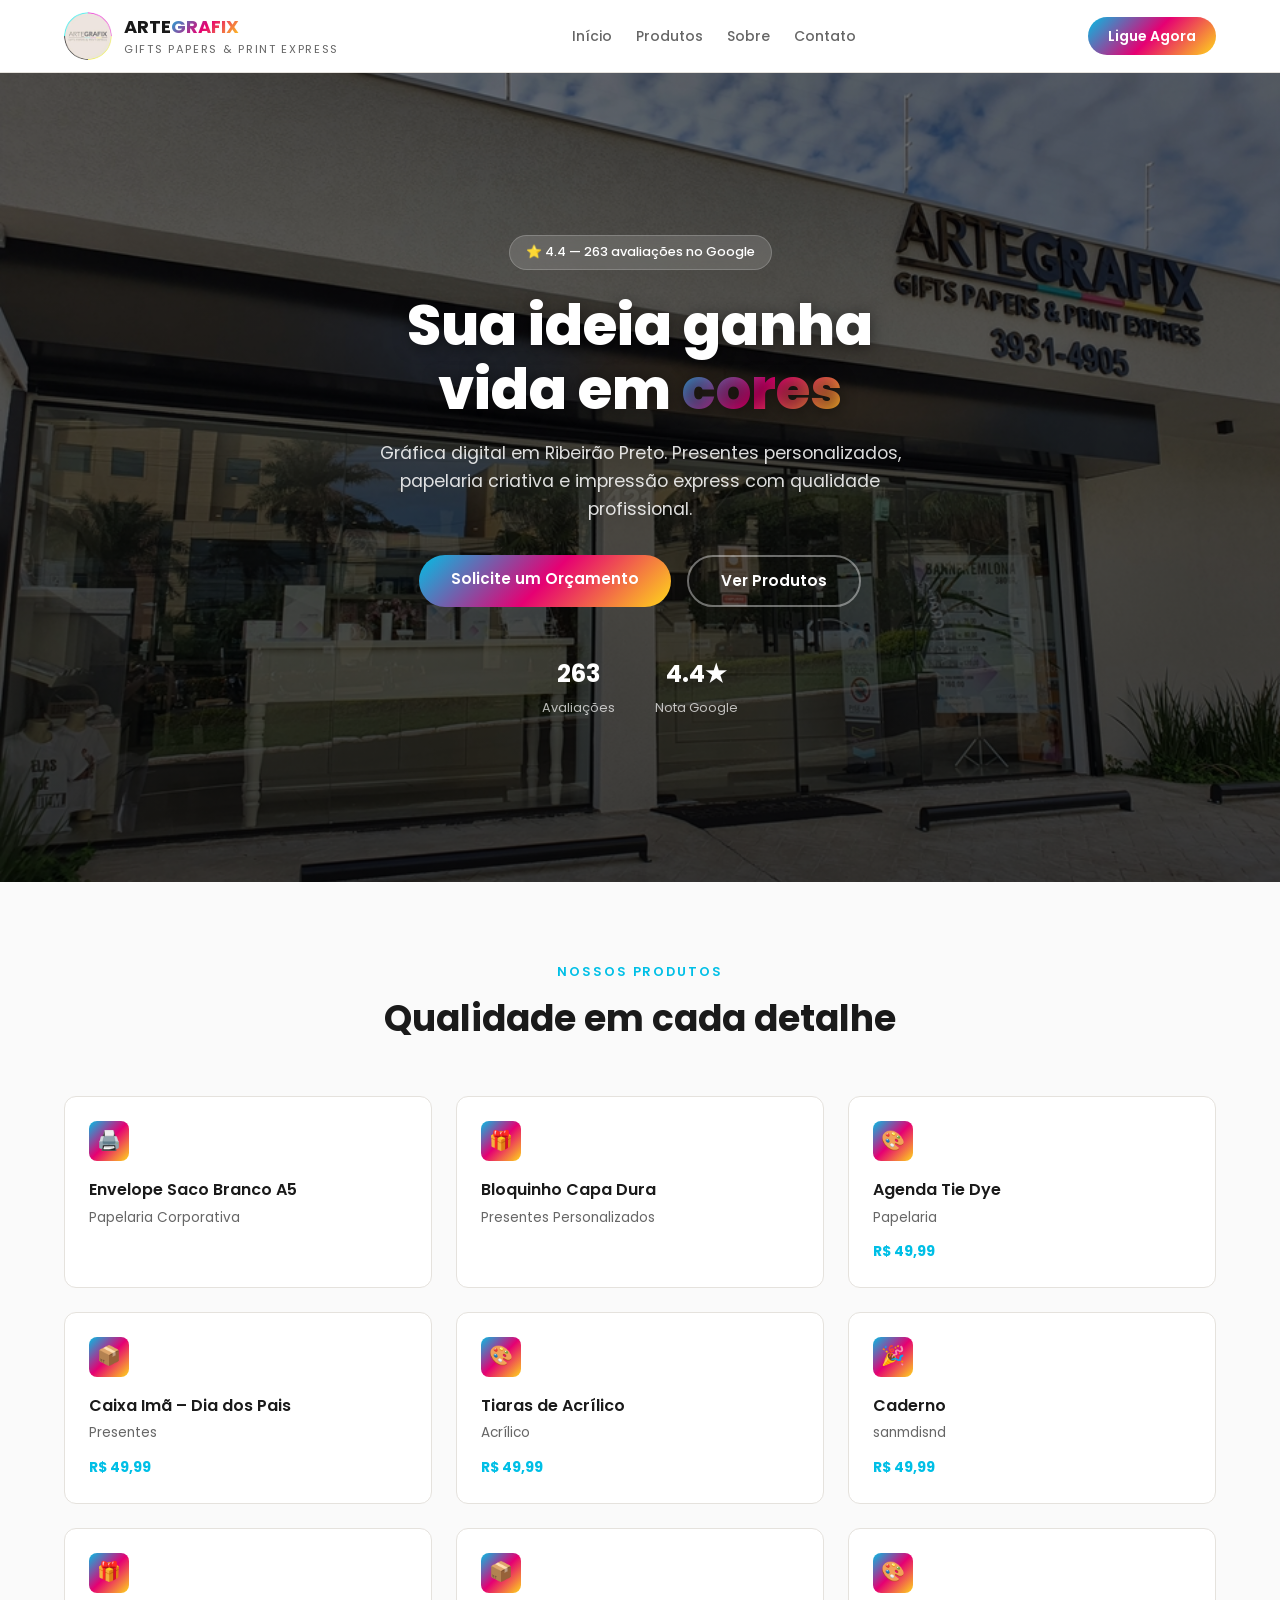
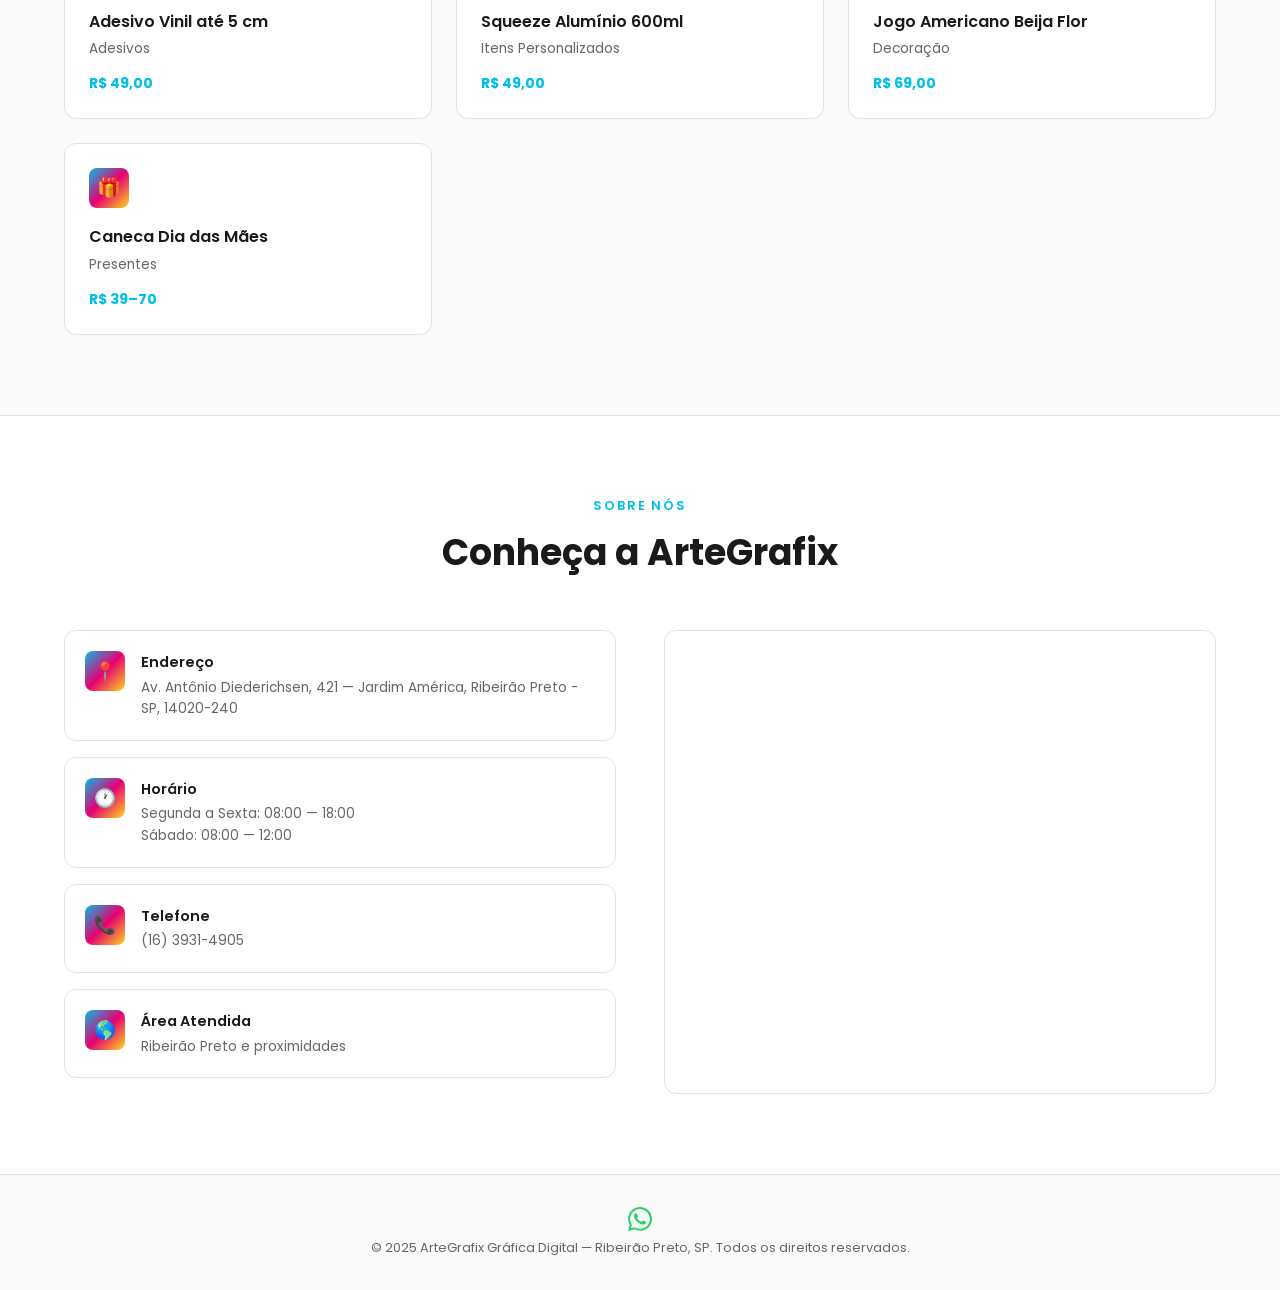
<file: Centris/webportfolio/projects/printershop/pages/index.html>
<!DOCTYPE html>
<html lang="pt-BR">
<head>
  <meta charset="UTF-8">
  <meta name="viewport" content="width=device-width, initial-scale=1.0">
  <title>ArteGrafix - Gráfica Digital | Ribeirão Preto</title>
  <meta name="description" content="ArteGrafix Gráfica Digital em Ribeirão Preto. Presentes personalizados, papelaria, adesivos, impressão express e muito mais.">
  <link href="https://fonts.googleapis.com/css2?family=Poppins:wght@300;400;500;600;700;800&display=swap" rel="stylesheet">
  <link rel="stylesheet" href="../css/style.css">
</head>
<body>

  <!-- Header -->
  <header class="header">
    <div class="container">
      <div class="header-brand">
        <img src="../assets/logo.jpg" alt="ArteGrafix Logo" class="header-logo">
        <div>
          <div class="header-name">ARTE<span>GRAFIX</span></div>
          <div class="header-sub">GIFTS PAPERS & PRINT EXPRESS</div>
        </div>
      </div>
      <nav class="header-nav">
        <a href="#inicio">Início</a>
        <a href="#produtos">Produtos</a>
        <a href="#sobre">Sobre</a>
        <a href="#contato">Contato</a>
      </nav>
      <a href="tel:1639314905" class="header-cta">Ligue Agora</a>
    </div>
  </header>

  <!-- Hero -->
  <section class="hero" id="inicio">
    <div class="hero-content fade-up">
      <div class="hero-badge">⭐ 4.4 — 263 avaliações no Google</div>
      <h2>Sua ideia ganha<br>vida em <em>cores</em></h2>
      <p>Gráfica digital em Ribeirão Preto. Presentes personalizados, papelaria criativa e impressão express com qualidade profissional.</p>
      <div class="hero-buttons">
        <a href="https://wa.me/551639314905" class="btn-primary">Solicite um Orçamento</a>
        <a href="#produtos" class="btn-outline">Ver Produtos</a>
      </div>
      <div class="hero-stats">
        <div class="hero-stat"><strong>263</strong><small>Avaliações</small></div>
        <div class="hero-stat"><strong>4.4★</strong><small>Nota Google</small></div>
      </div>
    </div>
  </section>

  <!-- Products -->
  <section class="products" id="produtos">
    <div class="container">
      <div class="section-label">Nossos Produtos</div>
      <h3 class="section-title">Qualidade em cada detalhe</h3>
      <div class="product-grid" id="product-grid"></div>
    </div>
  </section>

  <!-- About -->
  <section class="about" id="sobre">
    <div class="container">
      <div class="section-label">Sobre Nós</div>
      <h3 class="section-title">Conheça a ArteGrafix</h3>
      <div class="about-grid">
        <div id="contato">
          <div class="info-card fade-up">
            <div class="info-icon">📍</div>
            <div><h4>Endereço</h4><p>Av. Antônio Diederichsen, 421 — Jardim América, Ribeirão Preto - SP, 14020-240</p></div>
          </div>
          <div class="info-card fade-up">
            <div class="info-icon">🕐</div>
            <div><h4>Horário</h4><p>Segunda a Sexta: 08:00 — 18:00<br>Sábado: 08:00 — 12:00</p></div>
          </div>
          <div class="info-card fade-up">
            <div class="info-icon">📞</div>
            <div><h4>Telefone</h4><p><a href="tel:1639314905">(16) 3931-4905</a></p></div>
          </div>
          <div class="info-card fade-up">
            <div class="info-icon">🌎</div>
            <div><h4>Área Atendida</h4><p>Ribeirão Preto e proximidades</p></div>
          </div>
        </div>
        <div class="map-wrapper fade-up">
          <iframe src="https://www.google.com/maps/embed?pb=!1m18!1m12!1m3!1d3720.!2d-47.8088!3d-21.1767!2m3!1f0!2f0!3f0!3m2!1i1024!2i768!4f13.1!3m3!1m2!1s0x0%3A0x0!2zMjHCsDEwJzM2LjEiUyA0N8KwNDgnMzEuNyJX!5e0!3m2!1spt-BR!2sbr!4v1" allowfullscreen loading="lazy"></iframe>
        </div>
      </div>
    </div>
  </section>

  <!-- Footer -->
  <footer class="footer">
    <a href="https://wa.me/5511999999999" target="_blank" rel="noopener noreferrer" aria-label="WhatsApp">
      <svg xmlns="http://www.w3.org/2000/svg" width="24" height="24" fill="#25D366" viewBox="0 0 16 16">
        <path d="M13.601 2.326A7.85 7.85 0 0 0 7.994 0C3.627 0 .068 3.558.064 7.926c0 1.399.366 2.76 1.057 3.965L0 16l4.204-1.102a7.9 7.9 0 0 0 3.79.965h.004c4.368 0 7.926-3.558 7.93-7.93A7.9 7.9 0 0 0 13.6 2.326zM7.994 14.521a6.6 6.6 0 0 1-3.356-.92l-.24-.144-2.494.654.666-2.433-.156-.251a6.56 6.56 0 0 1-1.007-3.505c0-3.626 2.957-6.584 6.591-6.584a6.56 6.56 0 0 1 4.66 1.931 6.56 6.56 0 0 1 1.928 4.66c-.004 3.639-2.961 6.592-6.592 6.592m3.615-4.934c-.197-.099-1.17-.578-1.353-.646-.182-.065-.315-.099-.445.099-.133.197-.513.646-.627.775-.114.133-.232.148-.43.05-.197-.1-.836-.308-1.592-.985-.59-.525-.985-1.175-1.103-1.372-.114-.198-.011-.304.088-.403.087-.088.197-.232.296-.346.1-.114.133-.198.198-.33.065-.134.034-.248-.015-.347-.05-.099-.445-1.076-.612-1.47-.16-.389-.323-.335-.445-.34-.114-.007-.247-.007-.38-.007a.73.73 0 0 0-.529.247c-.182.198-.691.677-.691 1.654s.71 1.916.81 2.049c.098.133 1.394 2.132 3.383 2.992.47.205.84.326 1.129.418.475.152.904.129 1.246.08.38-.058 1.171-.48 1.338-.943.164-.464.164-.86.114-.943-.049-.084-.182-.133-.38-.232"/>
      </svg>
    </a>
    <p> &copy; 2025 ArteGrafix Gráfica Digital — Ribeirão Preto, SP. Todos os direitos reservados.
  </footer>

  <script src="../js/main.js"></script>
</body>
</html>
</file>
<file: Centris/webportfolio/projects/printershop/css/style.css>
*, *::before, *::after { margin: 0; padding: 0; box-sizing: border-box; }

:root {
  --bg: #fafafa;
  --fg: #1a1a1a;
  --card: #ffffff;
  --muted: #666;
  --border: #e5e2dd;
  --cyan: hsl(190, 100%, 45%);
  --magenta: hsl(330, 100%, 45%);
  --yellow: hsl(50, 100%, 55%);
  --gradient: linear-gradient(135deg, var(--cyan), var(--magenta), var(--yellow));
  --shadow-card: 0 8px 32px -8px rgba(0,0,0,0.1);
  --radius: 0.75rem;
}

body {
  font-family: 'Poppins', sans-serif;
  background: var(--bg);
  color: var(--fg);
  line-height: 1.6;
}

a { text-decoration: none; color: inherit; }
img { max-width: 100%; display: block; }

.container { max-width: 1200px; margin: 0 auto; padding: 0 1.5rem; }

/* ── Header ── */
.header {
  position: fixed; top: 0; left: 0; right: 0; z-index: 100;
  background: rgba(255,255,255,0.92);
  backdrop-filter: blur(12px);
  border-bottom: 1px solid var(--border);
}
.header .container {
  display: flex; align-items: center; justify-content: space-between;
  padding-top: 0.75rem; padding-bottom: 0.75rem;
}
.header-brand { display: flex; align-items: center; gap: 0.75rem; }
.header-logo { width: 48px; height: 48px; border-radius: 50%; object-fit: cover; }
.header-name { font-size: 1.125rem; font-weight: 700; }
.header-name span { background: var(--gradient); -webkit-background-clip: text; -webkit-text-fill-color: transparent; background-clip: text; }
.header-sub { font-size: 0.7rem; color: var(--muted); letter-spacing: 0.15em; }
.header-nav { display: flex; gap: 1.5rem; font-size: 0.875rem; font-weight: 500; color: var(--muted); }
.header-nav a:hover { color: var(--fg); }
.header-cta {
  background: var(--gradient); color: #fff;
  padding: 0.5rem 1.25rem; border-radius: 999px;
  font-size: 0.875rem; font-weight: 600;
  transition: opacity 0.2s;
}
.header-cta:hover { opacity: 0.9; }

/* ── Hero ── */
.hero {
  position: relative; min-height: 90vh;
  display: flex; align-items: center; justify-content: center;
  background: url('../assets/store.jpg') center/cover no-repeat;
  margin-top: 72px;
}
.hero::before {
  content: ''; position: absolute; inset: 0;
  background: linear-gradient(to bottom, rgba(0,0,0,0.55), rgba(0,0,0,0.7));
}
.hero-content { position: relative; text-align: center; color: #fff; padding: 2rem; }
.hero-badge {
  display: inline-block; background: rgba(255,255,255,0.15);
  backdrop-filter: blur(8px); border: 1px solid rgba(255,255,255,0.2);
  padding: 0.4rem 1rem; border-radius: 999px;
  font-size: 0.8rem; font-weight: 500; margin-bottom: 1.5rem;
}
.hero h2 {
  font-size: clamp(2rem, 5vw, 3.5rem); font-weight: 800;
  line-height: 1.15; margin-bottom: 1rem;
  text-shadow: 0 2px 16px rgba(0,0,0,0.5);
}
.hero h2 em {
  font-style: normal;
  background: var(--gradient); -webkit-background-clip: text;
  -webkit-text-fill-color: transparent; background-clip: text;
}
.hero p { font-size: 1.1rem; opacity: 0.85; max-width: 540px; margin: 0 auto 2rem; }
.hero-buttons { display: flex; gap: 1rem; justify-content: center; flex-wrap: wrap; }
.btn-primary {
  background: var(--gradient); color: #fff;
  padding: 0.75rem 2rem; border-radius: 999px;
  font-weight: 600; font-size: 0.95rem; border: none; cursor: pointer;
  transition: opacity 0.2s;
}
.btn-primary:hover { opacity: 0.9; }
.btn-outline {
  background: transparent; color: #fff;
  border: 2px solid rgba(255,255,255,0.4);
  padding: 0.75rem 2rem; border-radius: 999px;
  font-weight: 600; font-size: 0.95rem; cursor: pointer;
  transition: background 0.2s;
}
.btn-outline:hover { background: rgba(255,255,255,0.1); }
.hero-stats {
  display: flex; gap: 2.5rem; justify-content: center; margin-top: 3rem;
  flex-wrap: wrap;
}
.hero-stat { text-align: center; }
.hero-stat strong { display: block; font-size: 1.5rem; font-weight: 700; }
.hero-stat small { font-size: 0.8rem; opacity: 0.7; }

/* ── Products ── */
.products { padding: 5rem 0; }
.section-label {
  text-align: center; font-size: 0.8rem; font-weight: 600;
  letter-spacing: 0.15em; text-transform: uppercase; color: var(--cyan);
}
.section-title {
  text-align: center; font-size: clamp(1.5rem, 3vw, 2.25rem);
  font-weight: 700; margin: 0.5rem 0 3rem;
}
.product-grid {
  display: grid;
  grid-template-columns: repeat(auto-fill, minmax(300px, 1fr));
  gap: 1.5rem;
}
.product-card {
  background: var(--card); border: 1px solid var(--border);
  border-radius: var(--radius); padding: 1.5rem;
  transition: box-shadow 0.3s, transform 0.3s;
}
.product-card:hover { box-shadow: var(--shadow-card); transform: translateY(-4px); }
.product-icon {
  width: 40px; height: 40px; border-radius: 0.5rem;
  background: var(--gradient); display: flex; align-items: center;
  justify-content: center; margin-bottom: 1rem; color: #fff; font-size: 1.2rem;
}
.product-card h4 { font-weight: 600; margin-bottom: 0.25rem; }
.product-card .cat { font-size: 0.85rem; color: var(--muted); margin-bottom: 0.75rem; }
.product-card .price { font-size: 0.875rem; font-weight: 700; color: var(--cyan); }

/* ── About ── */
.about { padding: 5rem 0; background: var(--card); border-top: 1px solid var(--border); }
.about-grid { display: grid; grid-template-columns: 1fr 1fr; gap: 3rem; align-items: start; }
.info-card {
  display: flex; gap: 1rem; padding: 1.25rem;
  border: 1px solid var(--border); border-radius: var(--radius);
  margin-bottom: 1rem;
}
.info-icon {
  width: 40px; height: 40px; min-width: 40px; border-radius: 0.5rem;
  background: var(--gradient); display: flex; align-items: center;
  justify-content: center; color: #fff; font-size: 1.1rem;
}
.info-card h4 { font-weight: 600; font-size: 0.9rem; margin-bottom: 0.15rem; }
.info-card p { font-size: 0.85rem; color: var(--muted); }

.map-wrapper {
  border-radius: var(--radius); overflow: hidden;
  border: 1px solid var(--border); height: 100%; min-height: 320px;
}
.map-wrapper iframe { width: 100%; height: 100%; border: 0; }

/* ── Footer ── */
.footer {
  text-align: center; padding: 2rem; font-size: 0.8rem;
  color: var(--muted); border-top: 1px solid var(--border);
}

/* ── Animations ── */
.fade-up {
  opacity: 0; transform: translateY(24px);
  transition: opacity 0.6s ease-out, transform 0.6s ease-out;
}
.fade-up.visible { opacity: 1; transform: translateY(0); }

/* ── Responsive ── */
@media (max-width: 768px) {
  .header-nav { display: none; }
  .about-grid { grid-template-columns: 1fr; }
  .hero-stats { gap: 1.5rem; }
}
</file>
